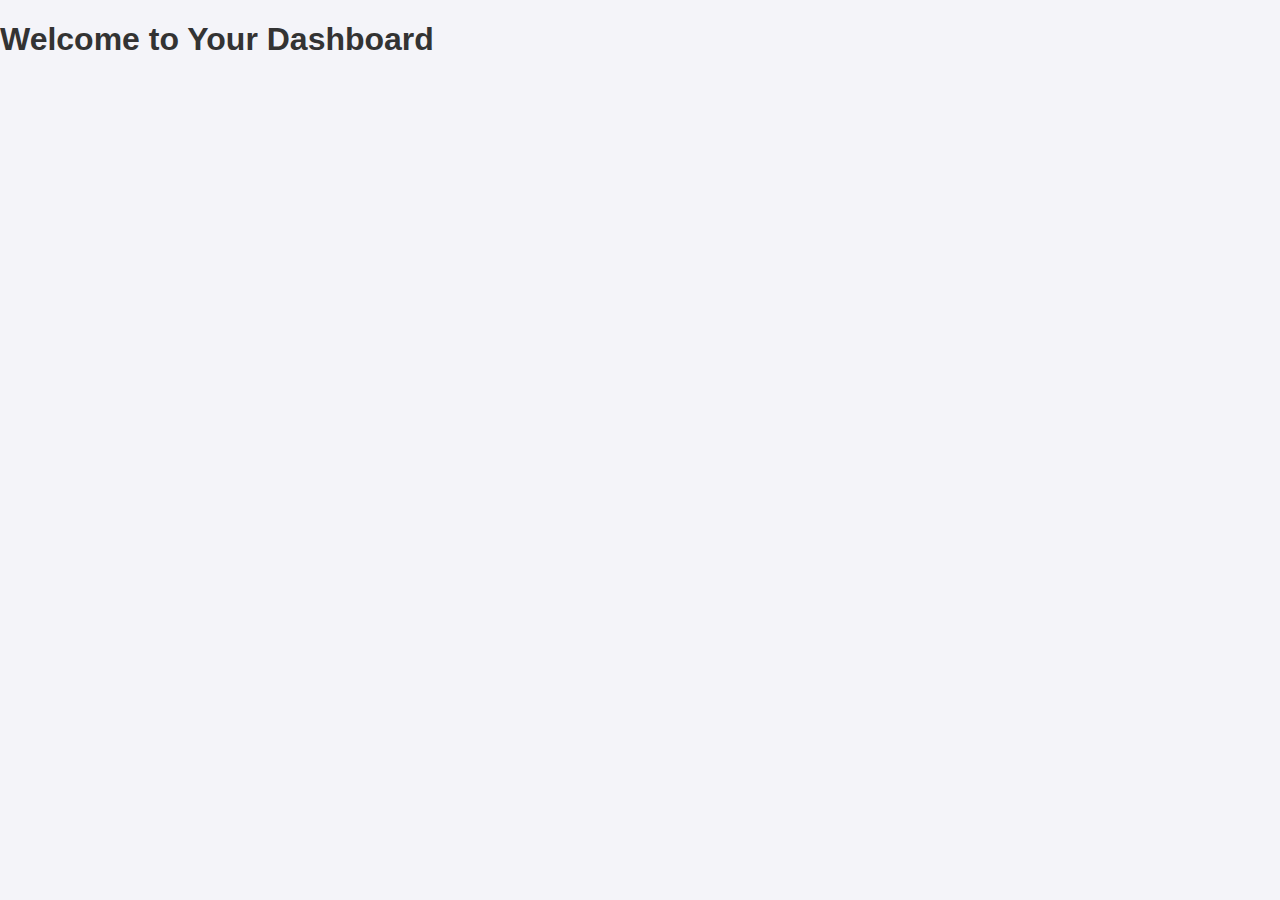
<file: frontend/dashboard.html>
<!DOCTYPE html>
<html lang="en">
<head>
  <meta charset="UTF-8">
  <meta name="viewport" content="width=device-width, initial-scale=1.0">
  <title>Dashboard - PitchMatch</title>
  <link rel="stylesheet" href="styles.css">
</head>
<body>
    <h1>Welcome to Your Dashboard</h1>
</body>
</html>
</file>
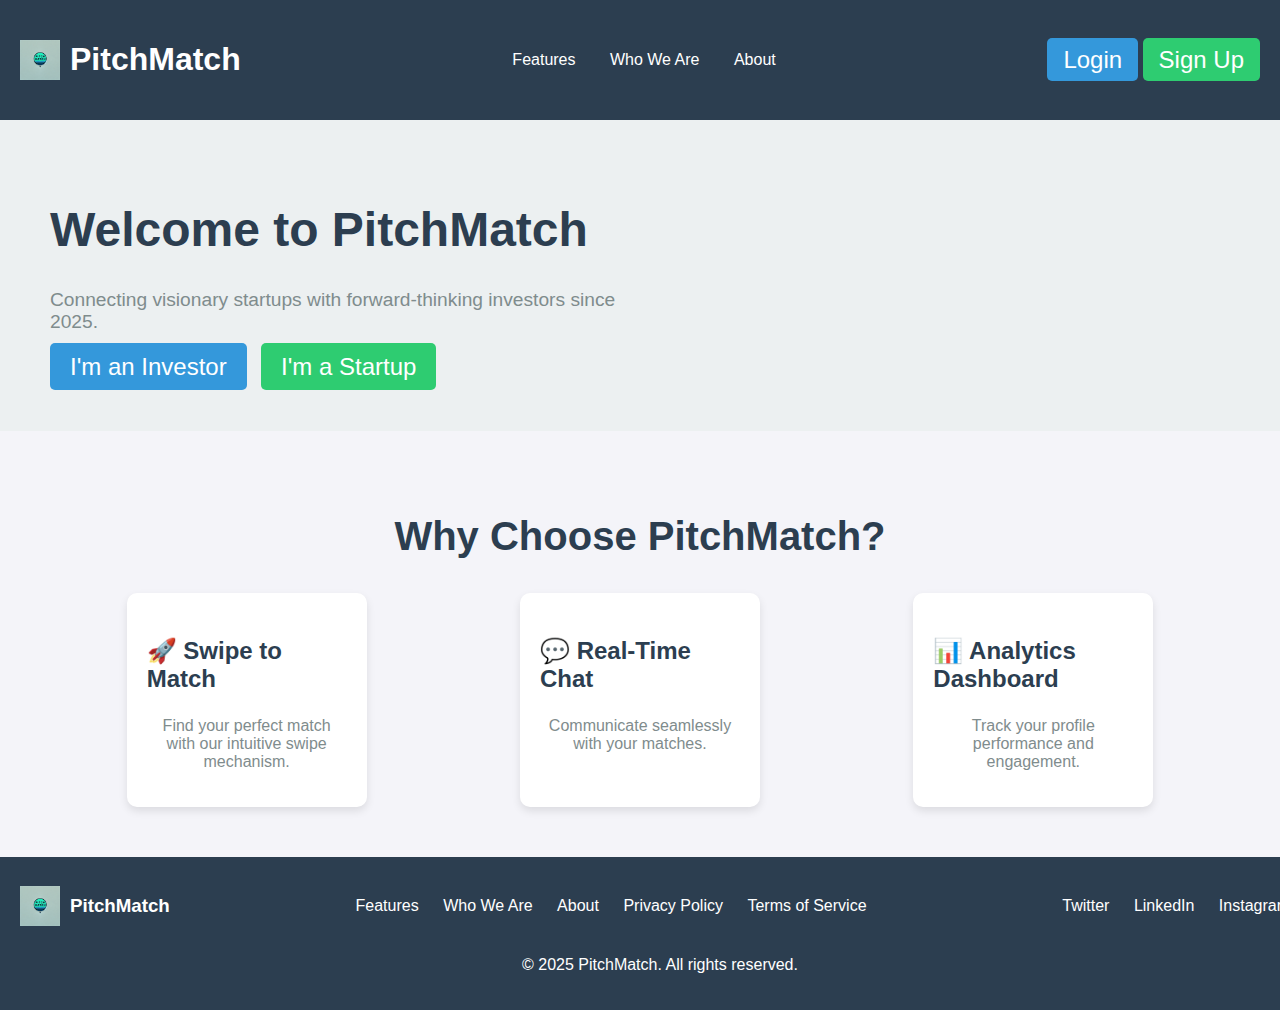
<file: frontend/landing.html>
<!DOCTYPE html>
<html lang="en">
<head>
  <meta charset="UTF-8">
  <meta name="viewport" content="width=device-width, initial-scale=1.0">
  <title>PitchMatch - Connecting Startups and Investors</title>
  <link rel="stylesheet" href="styles.css">
</head>
<body>
  <!-- Navbar -->
  <nav>
    <div class="navbar">
      <div class="logo">
        <img src="../frontend/PitchMatch.png">
        <h1>PitchMatch</h1>
      </div>
      <div class="nav-links">
        <a href="#features">Features</a>
        <a href="#testimonials">Who We Are</a>
        <a href="#about">About</a>
      </div>
      <div class="auth-buttons">
        <a href="login.html" class="btn btn-login">Login</a>
        <a href="signup.html" class="btn btn-signup">Sign Up</a>
      </div>
    </div>
  </nav>

  <!-- Hero Section -->
  <section class="hero">
    <div class="hero-content">
      <h1>Welcome to PitchMatch</h1>
      <p>Connecting visionary startups with forward-thinking investors since 2025.</p>
      <div class="cta-buttons">
        <a href="vc-profile.html" class="btn btn-primary">I'm an Investor</a>
        <a href="startup-profile.html" class="btn btn-secondary">I'm a Startup</a>
      </div>
    </div>
  </section>

  <!-- Features Section -->
  <section id="features" class="features">
    <h2>Why Choose PitchMatch?</h2>
    <div class="feature-cards">
      <div class="card">
        <h3>🚀 Swipe to Match</h3>
        <p>Find your perfect match with our intuitive swipe mechanism.</p>
      </div>
      <div class="card">
        <h3>💬 Real-Time Chat</h3>
        <p>Communicate seamlessly with your matches.</p>
      </div>
      <div class="card">
        <h3>📊 Analytics Dashboard</h3>
        <p>Track your profile performance and engagement.</p>
      </div>
    </div>
  </section>

</section>

<style>
    .testimonials {
        text-align: center;
        padding: 300px 700px;
    }

    .testimonial-container {
        max-width: 500px;
        margin: 0 auto;
    }

    .testimonial-cards {
        display: flex;
        justify-content: space-between;
        gap: 10px;
        flex-wrap: wrap;
    }

    .card {
        background: #f9f9f9;
        padding: 10px;
        border-radius: 6px;
        box-shadow: 0 2px 4px rgba(0, 0, 0, 0.1);
        max-width: 200px; 
        text-align: left;
        flex: 0 1 200px;
        height: auto; 
        position: relative;
        display: inline-block;
    }

    blockquote {
        margin: 0;
        font-style: italic;
        font-size: 14px; 
    }

    .author {
        margin-top: 5px;
        font-weight: bold;
        font-size: 12px; 
    }

    @media (max-width: 450px) {
        .testimonial-cards {
            flex-direction: column;
            align-items: center;
            display: inline-block;
        }

        .card {
            max-width: 100%; 
        }
    }
</style>



  <!-- Footer -->
  <footer>
    <div class="footer-content">
      <div class="footer-logo">
        <img src="../frontend/PitchMatch.png">
        <h3>PitchMatch</h3>
      </div>
      <div class="footer-links">
        <a href="#features">Features</a>
        <a href="#testimonials">Who We Are</a>
        <a href="#about">About</a>
        <a href="#">Privacy Policy</a>
        <a href="#">Terms of Service</a>
      </div>
      <div class="social-media">
        <a href="#">Twitter</a>
        <a href="#">LinkedIn</a>
        <a href="#">Instagram</a>
      </div>
    </div>
    <p>&copy; 2025 PitchMatch. All rights reserved.</p>
  </footer>

  <script src="app.js"></script>
</body>
</html>
</file>
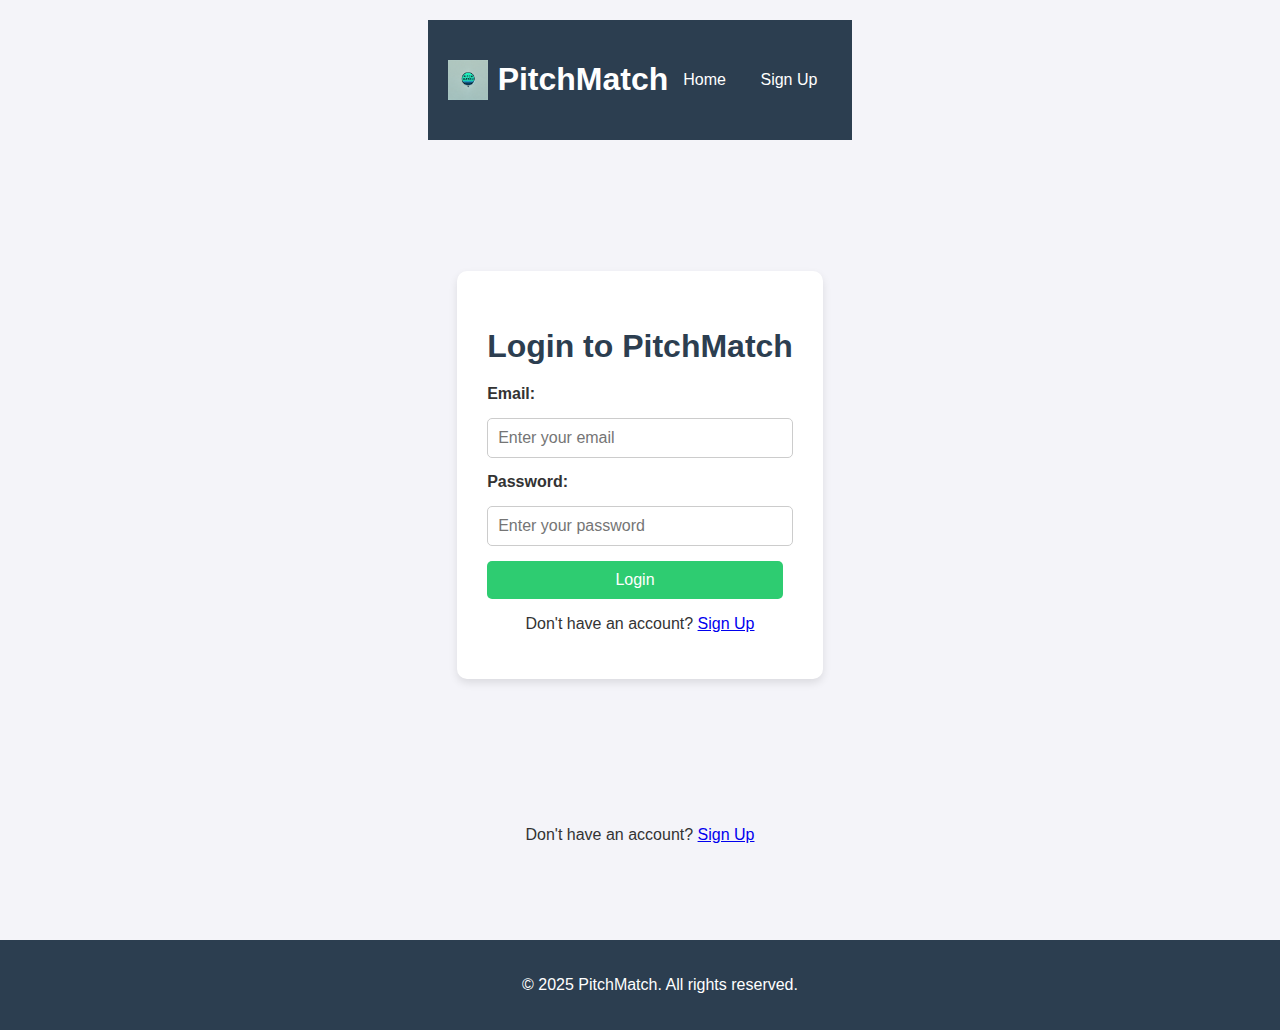
<file: frontend/login.html>
<!DOCTYPE html>
<html lang="en">
<head>
  <meta charset="UTF-8">
  <meta name="viewport" content="width=device-width, initial-scale=1.0">
  <title>Login - PitchMatch</title>
  <link rel="stylesheet" href="styles.css">
</head>
<body>
  <div class="app">
    <!-- Navbar -->
    <nav>
      <div class="navbar">
        <div class="logo">
          <img src="../frontend/PitchMatch.png">
          <h1>PitchMatch</h1>
        </div>
        <div class="nav-links">
          <a href="landing.html">Home</a>
          <a href="signup.html">Sign Up</a>
        </div>
      </div>
    </nav>

    <!-- Login Form -->
    <section class="login-section">
      <div class="login-container">
        <h2>Login to PitchMatch</h2>
        <form id="login-form" class="auth-form">
          <label for="email">Email:</label>
          <input type="email" id="email" name="email" placeholder="Enter your email" required>
    
          <label for="password">Password:</label>
          <input type="password" id="password" name="password" placeholder="Enter your password" required>
    
          <button type="submit" class="btn btn-primary">Login</button>
        </form>
        <p>Don't have an account? <a href="signup.html">Sign Up</a></p>
      </div>
    </section>
    
    <script>
      async function login(event) {
        event.preventDefault(); 
    
        const email = document.getElementById('email').value;
        const password = document.getElementById('password').value;
    
        try {
          const response = await fetch('/api/login', {
            method: 'POST',
            headers: {
              'Content-Type': 'application/json'
            },
            body: JSON.stringify({ email, password })
          });
    
          if (!response.ok) {
            throw new Error(`Login failed: ${response.status}`);
          }
    
          const data = await response.json();
          console.log("Login successful", data);
    
          localStorage.setItem('user', JSON.stringify(data));
    
          window.location.href = 'index.html';
    
        } catch (error) {
          console.error("Login error:", error);
          alert("Invalid credentials. Please try again.");
        }
      }
    
      document.getElementById('login-form').addEventListener('submit', login);
          </script>
        </form>
        <p>Don't have an account? <a href="signup.html">Sign Up</a></p>
      </div>
    </section>

    <!-- Footer -->
    <footer>
      <p>&copy; 2025 PitchMatch. All rights reserved.</p>
    </footer>
  </div>

  <script src="app.js"></script>
</body>
</html>
</file>
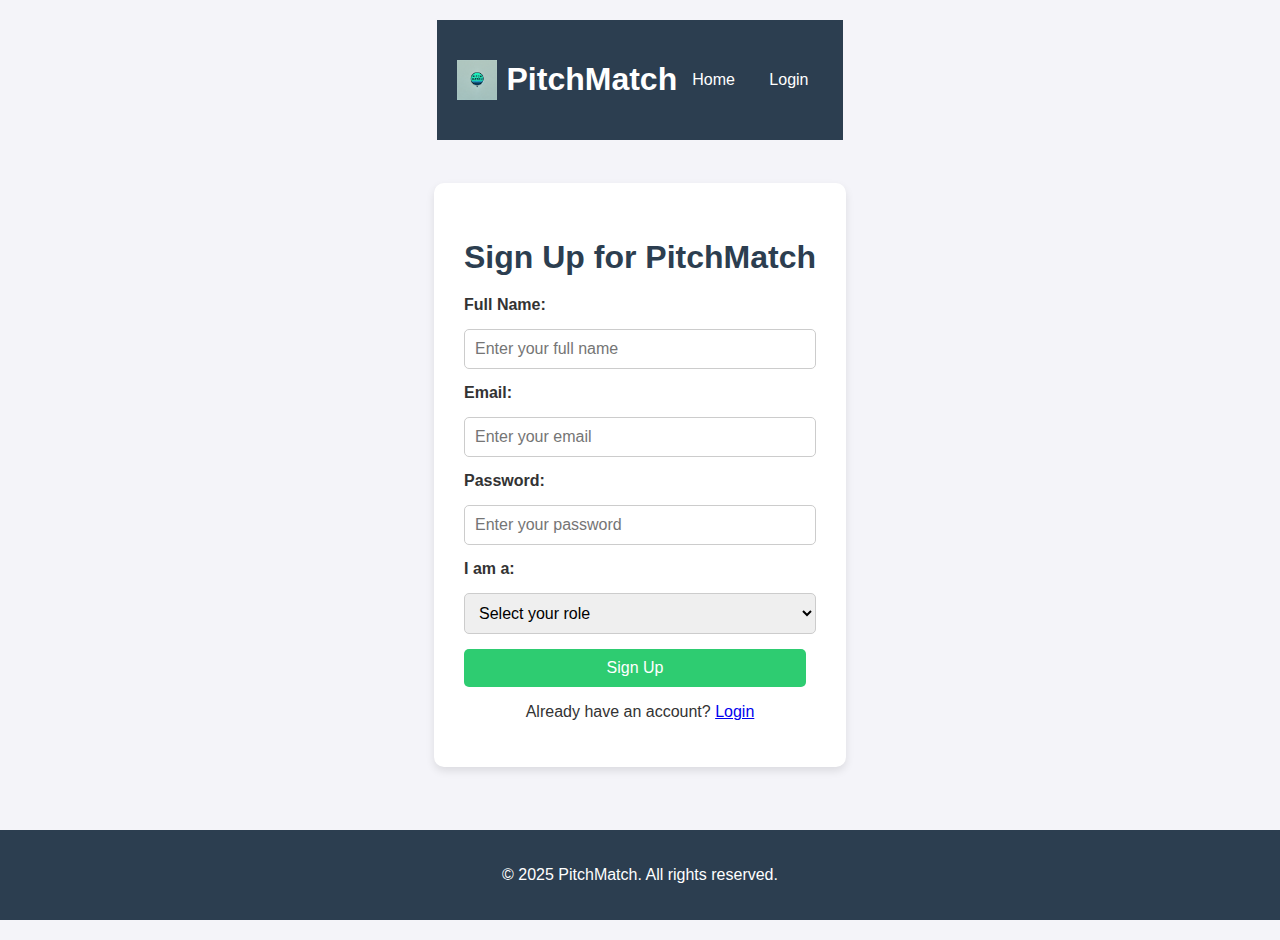
<file: frontend/signup.html>
<!DOCTYPE html>
<html lang="en">
<head>
  <meta charset="UTF-8">
  <meta name="viewport" content="width=device-width, initial-scale=1.0">
  <title>Sign Up - PitchMatch</title>
  <link rel="stylesheet" href="styles.css">
</head>
<body>
  <div class="app">
    <!-- Navbar -->
    <nav>
      <div class="navbar">
        <div class="logo">
          <img src="../frontend/PitchMatch.png">
          <h1>PitchMatch</h1>
        </div>
        <div class="nav-links">
          <a href="landing.html">Home</a>
          <a href="login.html">Login</a>
        </div>
      </div>
    </nav>

    <!-- Signup Form -->
    <section class="signup-section">
      <div class="signup-container">
        <h2>Sign Up for PitchMatch</h2>
        <form id="signup-form" class="auth-form">
          <label for="name">Full Name:</label>
          <input type="text" id="name" name="name" placeholder="Enter your full name" required>

          <label for="email">Email:</label>
          <input type="email" id="email" name="email" placeholder="Enter your email" required>

          <label for="password">Password:</label>
          <input type="password" id="password" name="password" placeholder="Enter your password" required>

          <label for="role">I am a:</label>
          <select id="role" name="role" required>
            <option value="">Select your role</option>
            <option value="vc">Investor</option>
            <option value="startup">Startup/Small Business</option>
          </select>

          <button type="submit" class="btn btn-primary">Sign Up</button>
        </form>
        <p>Already have an account? <a href="login.html">Login</a></p>
      </div>
    </section>

    <!-- Footer -->
    <footer>
      <p>&copy; 2025 PitchMatch. All rights reserved.</p>
    </footer>
  </div>

  <script src="app.js"></script>
</body>
</html>
</file>
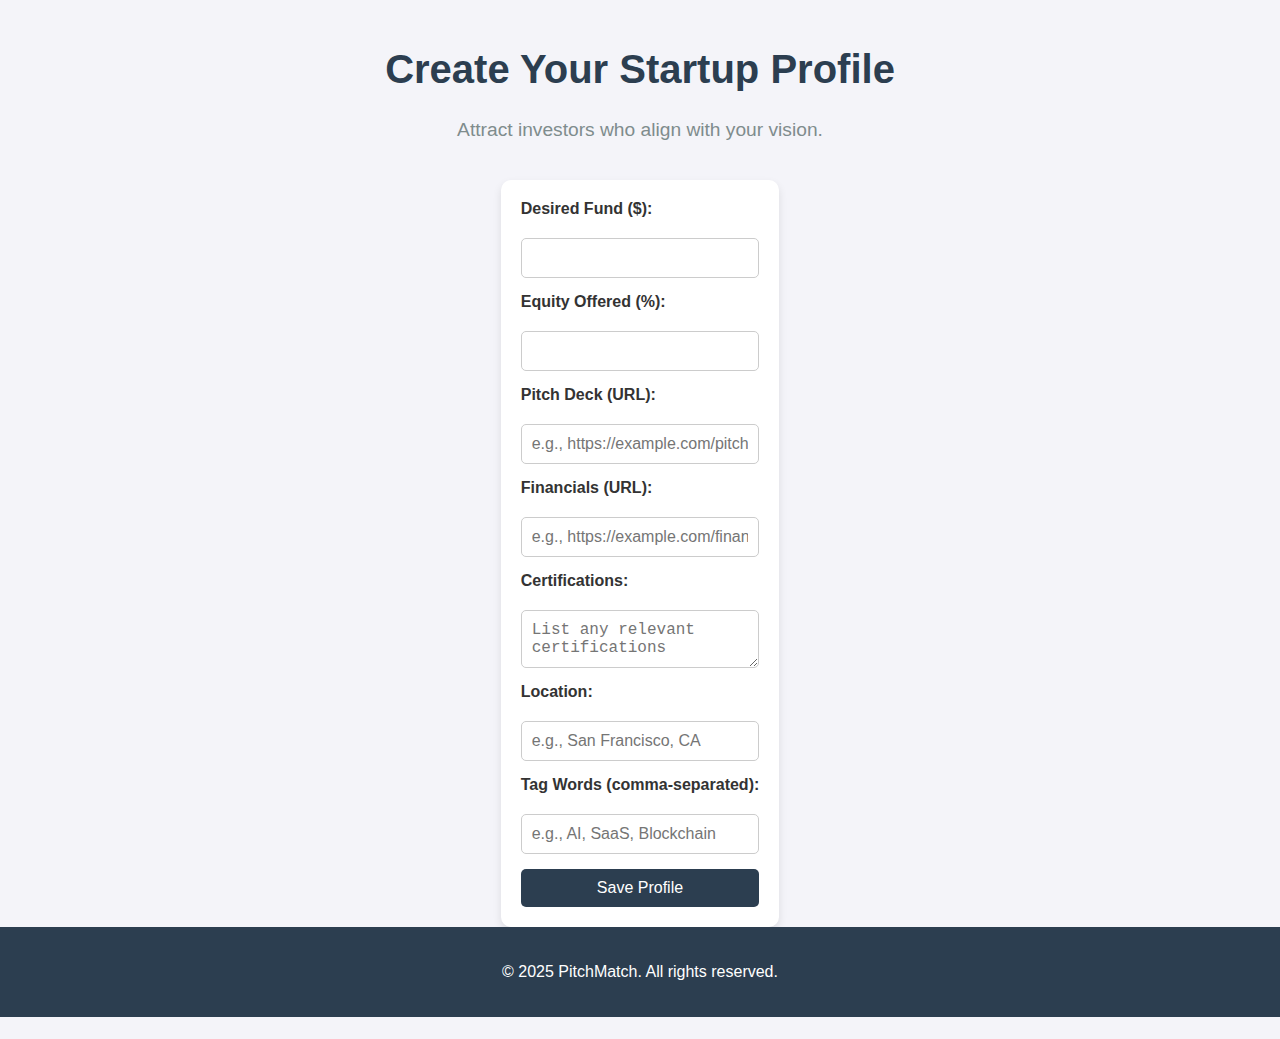
<file: frontend/startup-profile.html>
<!DOCTYPE html>
<html lang="en">
<head>
  <meta charset="UTF-8">
  <meta name="viewport" content="width=device-width, initial-scale=1.0">
  <title>Startup Profile - PitchMatch</title>
  <link rel="stylesheet" href="styles.css">
</head>
<body>
  <div class="app">
    <!-- Header -->
    <header>
      <h1>Create Your Startup Profile</h1>
      <p>Attract investors who align with your vision.</p>
    </header>

    <!-- Startup Profile Form -->
    <form id="startup-profile-form" class="profile-form">
      <label for="desired-fund">Desired Fund ($):</label>
      <input type="number" id="desired-fund" name="desired-fund" required>

      <label for="equity-offered">Equity Offered (%):</label>
      <input type="number" id="equity-offered" name="equity-offered" min="0" max="100" required>

      <label for="pitch-deck">Pitch Deck (URL):</label>
      <input type="url" id="pitch-deck" name="pitch-deck" placeholder="e.g., https://example.com/pitch-deck" required>

      <label for="financials">Financials (URL):</label>
      <input type="url" id="financials" name="financials" placeholder="e.g., https://example.com/financials" required>

      <label for="certifications">Certifications:</label>
      <textarea id="certifications" name="certifications" placeholder="List any relevant certifications"></textarea>

      <label for="location">Location:</label>
      <input type="text" id="location" name="location" placeholder="e.g., San Francisco, CA" required>
  
      <label for="tags">Tag Words (comma-separated):</label>
      <input type="text" id="tags" name="tags" placeholder="e.g., AI, SaaS, Blockchain" required>
      
      <button type="submit">Save Profile</button>
    </form>

    <!-- Footer -->
    <footer>
      <p>&copy; 2025 PitchMatch. All rights reserved.</p>
    </footer>
  </div>

  <script src="app.js"></script>
</body>
</html>
</file>
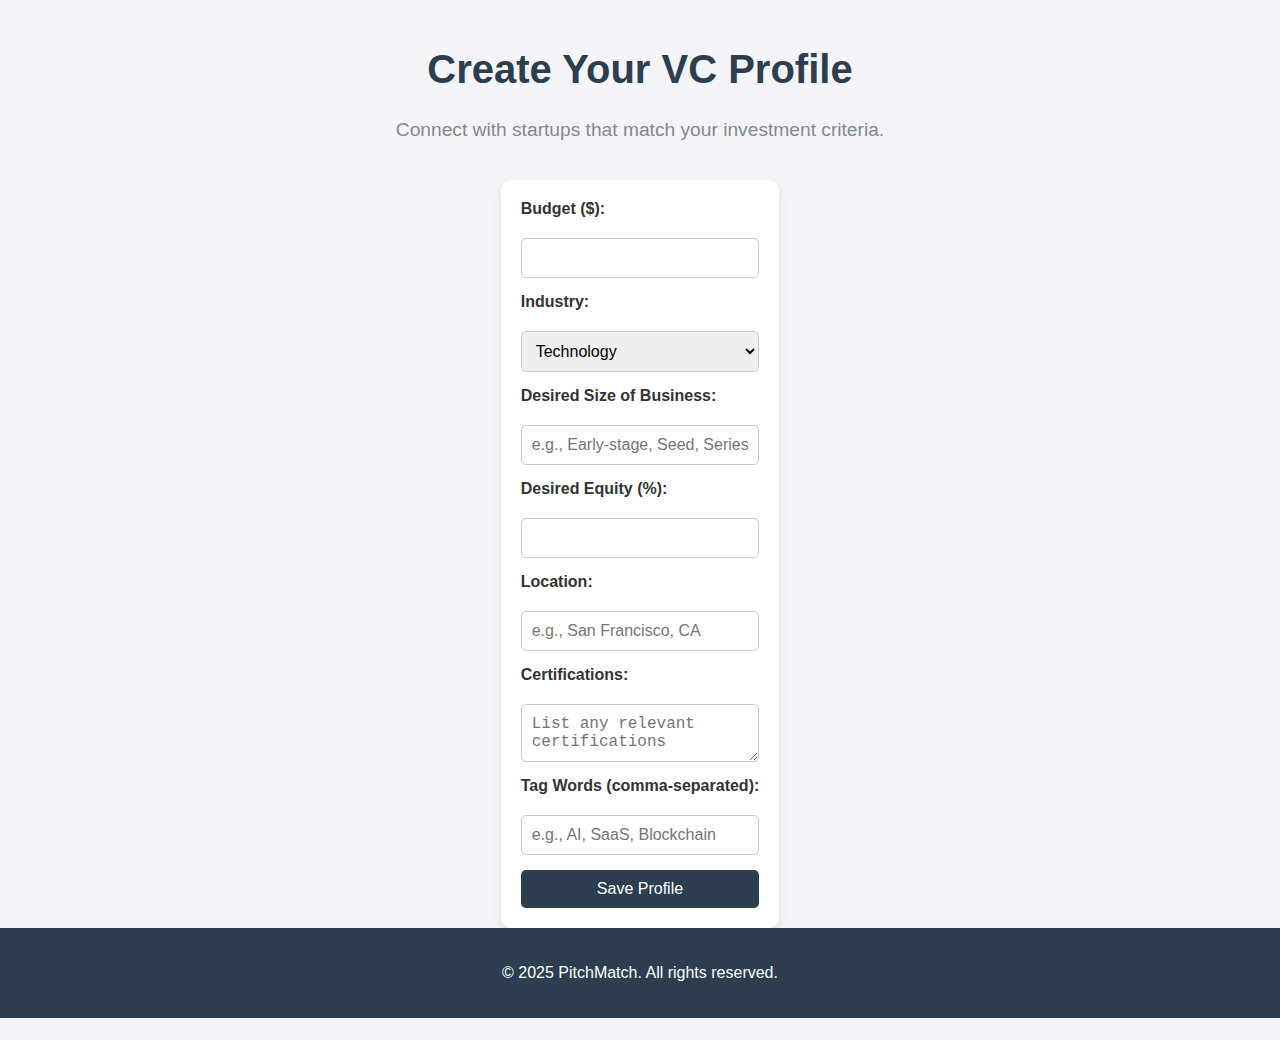
<file: frontend/vc-profile.html>
<!DOCTYPE html>
<html lang="en">
<head>
  <meta charset="UTF-8">
  <meta name="viewport" content="width=device-width, initial-scale=1.0">
  <title>VC Profile - PitchMatch</title>
  <link rel="stylesheet" href="styles.css">
</head>
<body>
  <div class="app">
    <!-- Header -->
    <header>
      <h1>Create Your VC Profile</h1>
      <p>Connect with startups that match your investment criteria.</p>
    </header>

    <!-- VC Profile Form -->
    <form id="vc-profile-form" class="profile-form">
      <label for="budget">Budget ($):</label>
      <input type="number" id="budget" name="budget" required>

      <label for="industry">Industry:</label>
      <select id="industry" name="industry" required>
        <option value="tech">Technology</option>
        <option value="healthcare">Healthcare</option>
        <option value="fintech">Fintech</option>
        <option value="education">Education</option>
        <option value="other">Other</option>
      </select>

      <label for="business-size">Desired Size of Business:</label>
      <input type="text" id="business-size" name="business-size" placeholder="e.g., Early-stage, Seed, Series A" required>

      <label for="equity">Desired Equity (%):</label>
      <input type="number" id="equity" name="equity" min="0" max="100" required>

      <label for="location">Location:</label>
      <input type="text" id="location" name="location" placeholder="e.g., San Francisco, CA" required>

      <label for="certifications">Certifications:</label>
      <textarea id="certifications" name="certifications" placeholder="List any relevant certifications"></textarea>

      <label for="tags">Tag Words (comma-separated):</label>
      <input type="text" id="tags" name="tags" placeholder="e.g., AI, SaaS, Blockchain" required>

      <button type="submit">Save Profile</button>
    </form>

    <!-- Footer -->
    <footer>
      <p>&copy; 2025 PitchMatch. All rights reserved.</p>
    </footer>
  </div>

  <script src="app.js"></script>
</body>
</html>
</file>
<file: frontend/styles.css>
/* Global Styles */
body {
    font-family: 'Roboto', sans-serif;
    margin: 0;
    padding: 0;
    background-color: #f4f4f9;
    color: #333;
  }
  
  .app {
    display: flex;
    flex-direction: column;
    align-items: center;
    min-height: 100vh;
    padding: 20px;
  }
  
  header {
    text-align: center;
    margin-bottom: 20px;
  }
  
  header h1 {
    font-size: 2.5rem;
    color: #2c3e50;
  }
  
  header p {
    font-size: 1.2rem;
    color: #7f8c8d;
  }
  
  /* Card Container */
  .card-container {
    position: relative;
    width: 300px;
    height: 400px;
    margin: 20px auto;
  }
  
  .card {
    position: absolute;
    width: 100%;
    height: 100%;
    background-color: #fff;
    border-radius: 10px;
    box-shadow: 0 4px 8px rgba(0, 0, 0, 0.1);
    display: flex;
    flex-direction: column;
    align-items: center;
    justify-content: center;
    padding: 20px;
    transition: transform 0.3s ease;
  }
  
  .card img {
    width: 100px;
    height: 100px;
    border-radius: 50%;
    margin-bottom: 15px;
  }
  
  .card h2 {
    font-size: 1.5rem;
    margin: 0;
  }
  
  .card p {
    font-size: 1rem;
    text-align: center;
    color: #7f8c8d;
  }
  
  /* Action Buttons */
  .actions {
    display: flex;
    gap: 20px;
    margin-top: 20px;
  }
  
  .btn {
    padding: 10px 20px;
    border: none;
    border-radius: 50%;
    font-size: 1.5rem;
    cursor: pointer;
    transition: background-color 0.3s ease;
  }
  
  .btn-reject {
    background-color: #e74c3c;
    color: white;
  }
  
  .btn-accept {
    background-color: #2ecc71;
    color: white;
  }
  
  .btn:hover {
    opacity: 0.8;
  }
  
  /* Footer */
  footer {
    margin-top: auto;
    text-align: center;
    padding: 10px;
    background-color: #2c3e50;
    color: white;
    width: 100%;
  }
  
  /* Profile Form Styles */
.profile-form {
  display: flex;
  flex-direction: column;
  gap: 15px;
  max-width: 500px;
  margin: 0 auto;
  padding: 20px;
  background-color: #fff;
  border-radius: 10px;
  box-shadow: 0 4px 8px rgba(0, 0, 0, 0.1);
}

.profile-form label {
  font-weight: bold;
  margin-bottom: 5px;
}

.profile-form input,
.profile-form select,
.profile-form textarea {
  padding: 10px;
  border: 1px solid #ccc;
  border-radius: 5px;
  font-size: 1rem;
}

.profile-form button {
  padding: 10px;
  background-color: #2c3e50;
  color: white;
  border: none;
  border-radius: 5px;
  font-size: 1rem;
  cursor: pointer;
  transition: background-color 0.3s ease;
}

.profile-form button:hover {
  background-color: #1a252f;
}

/* Global Styles */
body {
  font-family: 'Roboto', sans-serif;
  margin: 0;
  padding: 0;
  background-color: #f4f4f9;
  color: #333;
}

/* Navbar */
.navbar {
  display: flex;
  justify-content: space-between;
  align-items: center;
  padding: 20px;
  background-color: #2c3e50;
  color: white;
}

.logo {
  display: flex;
  align-items: center;
}

.logo img {
  width: 40px;
  margin-right: 10px;
}

.nav-links a {
  color: white;
  text-decoration: none;
  margin: 0 15px;
}

.auth-buttons .btn {
  padding: 8px 16px;
  border-radius: 5px;
  text-decoration: none;
  color: white;
}

.btn-login {
  background-color: #3498db;
}

.btn-signup {
  background-color: #2ecc71;
}

/* Hero Section */
.hero {
  display: flex;
  justify-content: space-between;
  align-items: center;
  padding: 50px;
  background-color: #ecf0f1;
}

.hero-content {
  max-width: 50%;
}

.hero h1 {
  font-size: 3rem;
  color: #2c3e50;
}

.hero p {
  font-size: 1.2rem;
  color: #7f8c8d;
}

.cta-buttons {
  margin-top: 20px;
}

.btn-primary {
  background-color: #3498db;
  color: white;
  padding: 10px 20px;
  text-decoration: none;
  border-radius: 5px;
  margin-right: 10px;
}

.btn-secondary {
  background-color: #2ecc71;
  color: white;
  padding: 10px 20px;
  text-decoration: none;
  border-radius: 5px;
}

.hero-image img {
  max-width: 100%;
  border-radius: 10px;
}

/* Features Section */
.features {
  padding: 50px;
  text-align: center;
}

.features h2 {
  font-size: 2.5rem;
  color: #2c3e50;
}

.feature-cards {
  display: flex;
  justify-content: space-around;
  margin-top: 30px;
}

.feature-cards .card {
  background-color: white;
  padding: 20px;
  border-radius: 10px;
  box-shadow: 0 4px 8px rgba(0, 0, 0, 0.1);
  width: 30%;
}

.feature-cards h3 {
  font-size: 1.5rem;
  color: #2c3e50;
}

/* Testimonials Section */
.testimonials {
  padding: 50px;
  background-color: #ecf0f1;
  text-align: center;
}

.testimonials h2 {
  font-size: 2.5rem;
  color: #2c3e50;
}

.testimonial-cards {
  display: flex;
  justify-content: space-around;
  margin-top: 30px;
}

.testimonial-cards .card {
  background-color: white;
  padding: 20px;
  border-radius: 10px;
  box-shadow: 0 4px 8px rgba(0, 0, 0, 0.1);
  width: 45%;
}

.testimonial-cards p {
  font-size: 1.1rem;
  color: #7f8c8d;
}

.testimonial-cards .author {
  font-weight: bold;
  color: #2c3e50;
}

/* Footer */
footer {
  padding: 20px;
  background-color: #2c3e50;
  color: white;
  text-align: center;
}

.footer-content {
  display: flex;
  justify-content: space-between;
  align-items: center;
  margin-bottom: 20px;
}

.footer-logo {
  display: flex;
  align-items: center;
}

.footer-logo img {
  width: 40px;
  margin-right: 10px;
}

.footer-links a {
  color: white;
  text-decoration: none;
  margin: 0 10px;
}

.social-media a {
  color: white;
  text-decoration: none;
  margin: 0 10px;
}

/* Login Section */
.login-section {
  display: flex;
  justify-content: center;
  align-items: center;
  min-height: 70vh;
  padding: 20px;
}

.login-container {
  background-color: white;
  padding: 30px;
  border-radius: 10px;
  box-shadow: 0 4px 8px rgba(0, 0, 0, 0.1);
  max-width: 400px;
  width: 100%;
  text-align: center;
}

.login-container h2 {
  font-size: 2rem;
  color: #2c3e50;
  margin-bottom: 20px;
}

.auth-form {
  display: flex;
  flex-direction: column;
  gap: 15px;
}

.auth-form label {
  font-weight: bold;
  text-align: left;
}

.auth-form input {
  padding: 10px;
  border: 1px solid #ccc;
  border-radius: 5px;
  font-size: 1rem;
}

.auth-form button {
  padding: 10px;
  background-color: #3498db;
  color: white;
  border: none;
  border-radius: 5px;
  font-size: 1rem;
  cursor: pointer;
  transition: background-color 0.3s ease;
}

.auth-form button:hover {
  background-color: #2980b9;
}

.auth-form p {
  margin-top: 10px;
  font-size: 0.9rem;
}

.auth-form a {
  color: #3498db;
  text-decoration: none;
}

.auth-form a:hover {
  text-decoration: underline;
}

/* Signup Section */
.signup-section {
  display: flex;
  justify-content: center;
  align-items: center;
  min-height: 70vh;
  padding: 20px;
}

.signup-container {
  background-color: white;
  padding: 30px;
  border-radius: 10px;
  box-shadow: 0 4px 8px rgba(0, 0, 0, 0.1);
  max-width: 400px;
  width: 100%;
  text-align: center;
}

.signup-container h2 {
  font-size: 2rem;
  color: #2c3e50;
  margin-bottom: 20px;
}

.auth-form {
  display: flex;
  flex-direction: column;
  gap: 15px;
}

.auth-form label {
  font-weight: bold;
  text-align: left;
}

.auth-form input,
.auth-form select {
  padding: 10px;
  border: 1px solid #ccc;
  border-radius: 5px;
  font-size: 1rem;
}

.auth-form button {
  padding: 10px;
  background-color: #2ecc71;
  color: white;
  border: none;
  border-radius: 5px;
  font-size: 1rem;
  cursor: pointer;
  transition: background-color 0.3s ease;
}

.auth-form button:hover {
  background-color: #27ae60;
}

.auth-form p {
  margin-top: 10px;
  font-size: 0.9rem;
}

.auth-form a {
  color: #3498db;
  text-decoration: none;
}

.auth-form a:hover {
  text-decoration: underline;
}
</file>
